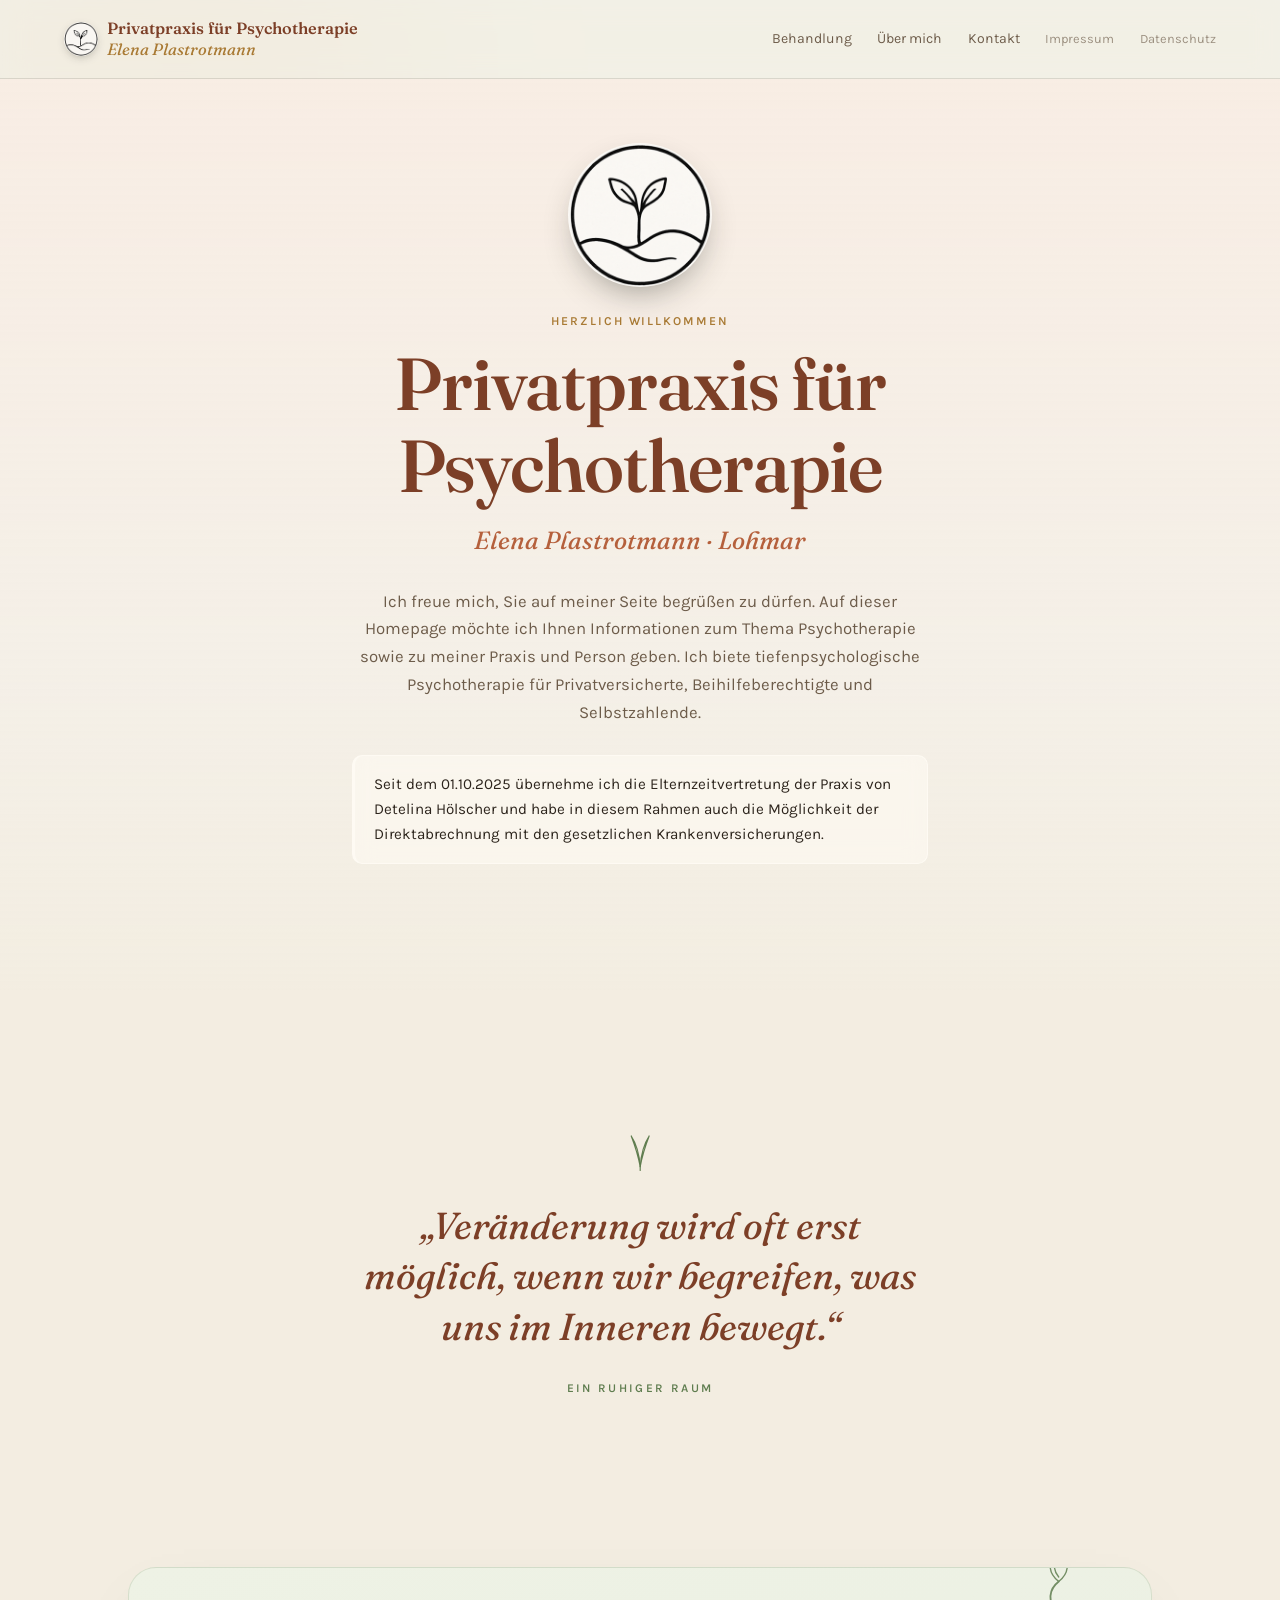
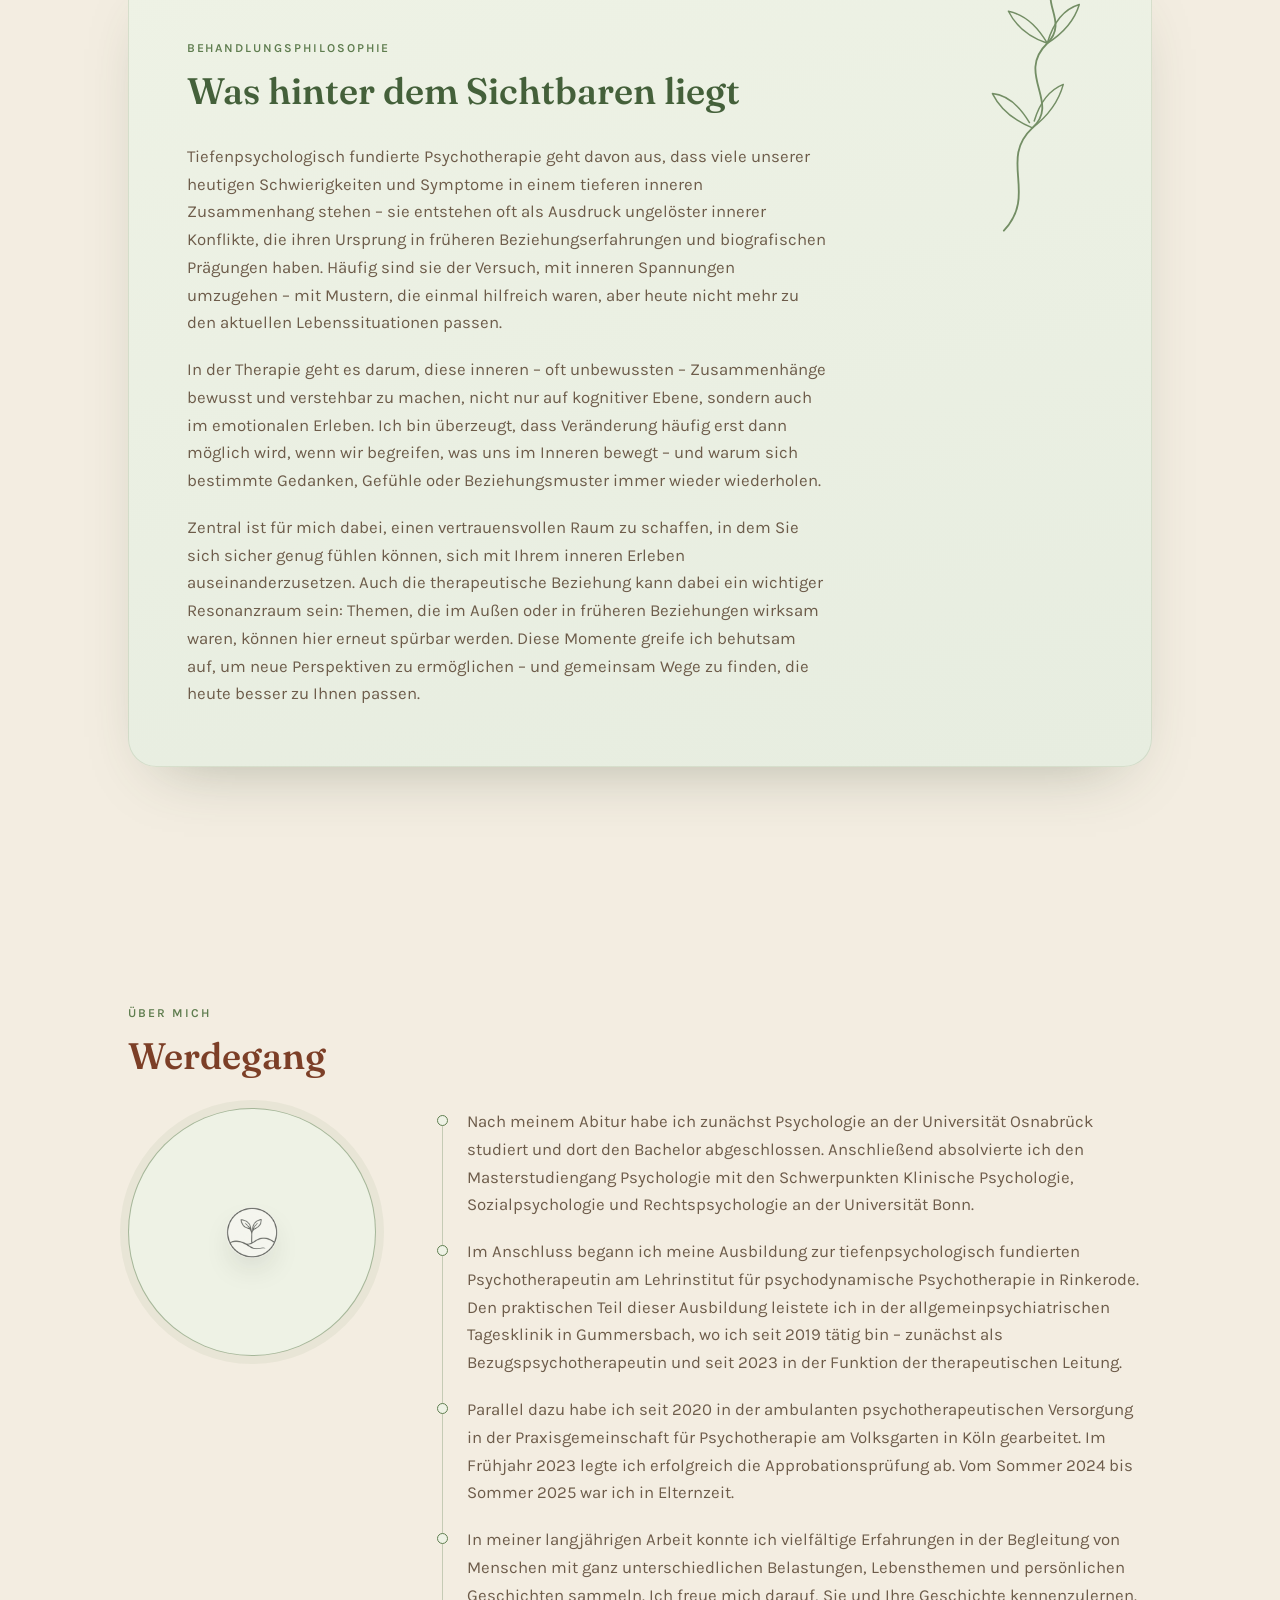
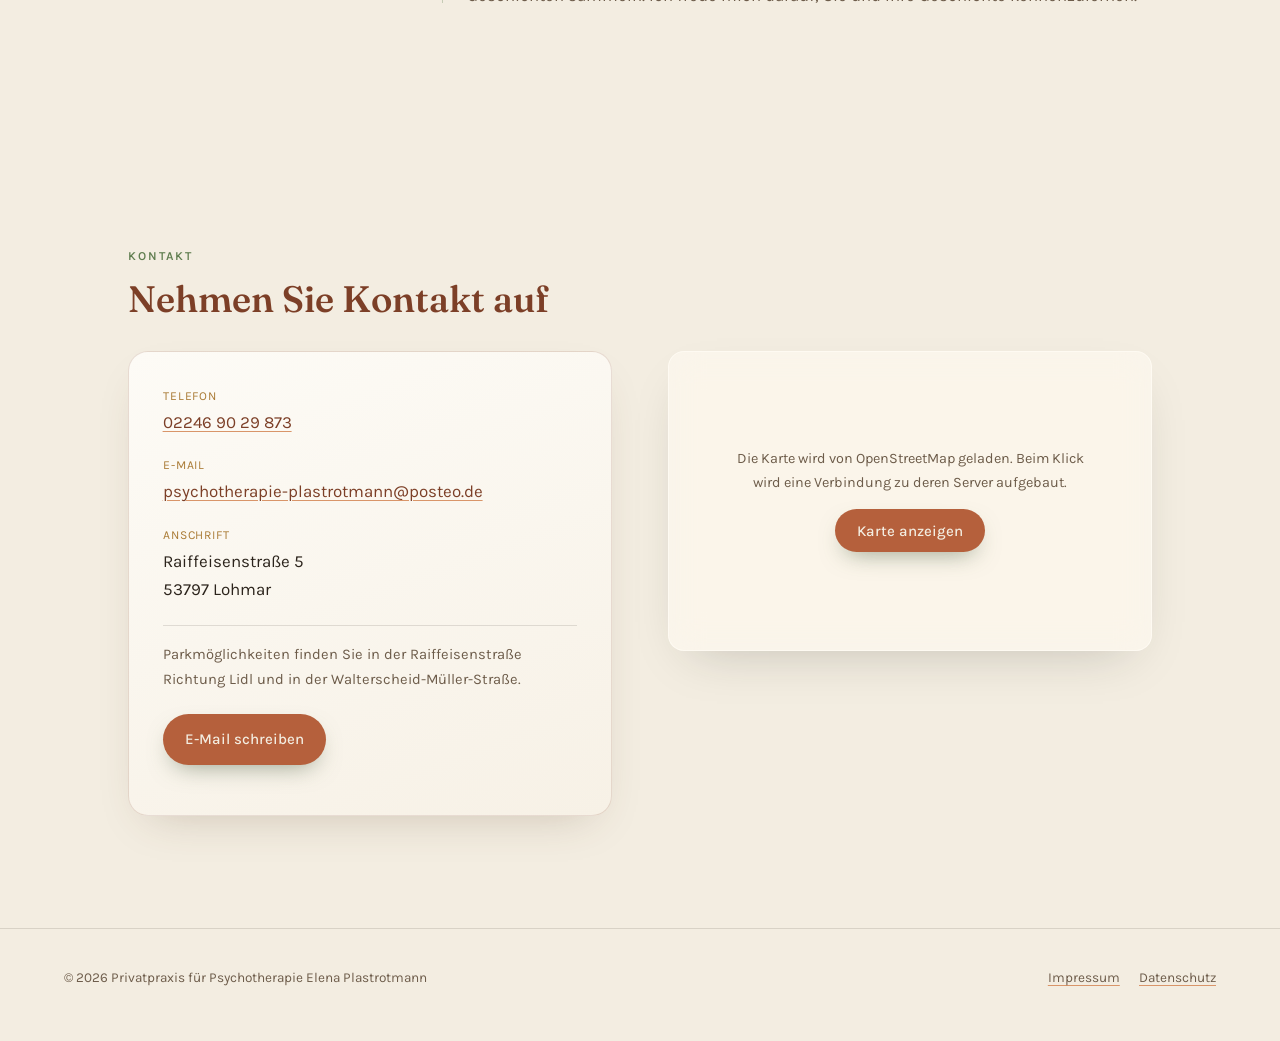
<file: index.html>
<!DOCTYPE html>
<html lang="de">
<head>
<meta charset="UTF-8">
<meta name="viewport" content="width=device-width, initial-scale=1">
<title>Privatpraxis für Psychotherapie – Elena Plastrotmann</title>
<meta name="description" content="Privatpraxis für tiefenpsychologisch fundierte Psychotherapie von Elena Plastrotmann in Lohmar. Für Privatversicherte, Beihilfeberechtigte, Selbstzahlende und gesetzlich Versicherte im Rahmen der Elternzeitvertretung.">
<link rel="canonical" href="https://www.psychotherapie-plastrotmann.de/">

<!-- Open Graph -->
<meta property="og:type" content="website">
<meta property="og:title" content="Privatpraxis für Psychotherapie – Elena Plastrotmann">
<meta property="og:description" content="Tiefenpsychologisch fundierte Psychotherapie in Lohmar. Für Privatversicherte, Beihilfeberechtigte, Selbstzahlende und gesetzlich Versicherte im Rahmen der Elternzeitvertretung.">
<meta property="og:url" content="https://www.psychotherapie-plastrotmann.de/">
<meta property="og:locale" content="de_DE">
<meta property="og:image" content="https://www.psychotherapie-plastrotmann.de/assets/logo-circle.png">

<!-- Structured Data: Psychotherapeutische Praxis -->
<script type="application/ld+json">
{
  "@context": "https://schema.org",
  "@type": "MedicalBusiness",
  "name": "Privatpraxis für Psychotherapie Elena Plastrotmann",
  "medicalSpecialty": "Psychiatric",
  "description": "Privatpraxis für tiefenpsychologisch fundierte Psychotherapie.",
  "address": {
    "@type": "PostalAddress",
    "streetAddress": "Raiffeisenstraße 5",
    "postalCode": "53797",
    "addressLocality": "Lohmar",
    "addressCountry": "DE"
  },
  "telephone": "+49-2246-9029873",
  "email": "psychotherapie-plastrotmann@posteo.de",
  "url": "https://www.psychotherapie-plastrotmann.de/"
}
</script>

<link rel="icon" type="image/png" href="assets/logo-circle.png">
<link rel="stylesheet" href="style.css">
</head>
<body>

<div class="field" aria-hidden="true">
  <span class="b1"></span>
  <span class="b2"></span>
  <span class="b3"></span>
</div>

<nav class="site-nav">
  <a class="wordmark" href="#top">
    <img class="logo-mark" src="assets/logo-circle.png" alt="Logo: Sprössling über Dünenlinien">
    <span>Privatpraxis für Psychotherapie<br><em>Elena Plastrotmann</em></span>
  </a>
  <ul class="nav-links">
    <li><a href="#behandlung">Behandlung</a></li>
    <li><a href="#ueber-mich">Über mich</a></li>
    <li><a href="#kontakt">Kontakt</a></li>
    <li class="legal"><a href="impressum.html">Impressum</a></li>
    <li class="legal"><a href="datenschutz.html">Datenschutz</a></li>
  </ul>
</nav>

<main id="top">

  <!-- ================= HERO ================= -->
  <section class="hero">
    <div class="hero-scrim"></div>
    <div class="wrap hero-inner">
      <div class="hero-art-wrap">
        <img class="logo-round" src="assets/logo-circle.png" alt="Logo der Praxis: Sprössling über Dünenlinien" style="width:9rem; height:9rem; display:block; margin:0 auto;">
      </div>
      <p class="eyebrow" style="text-align:center;">Herzlich willkommen</p>
      <h1 style="text-align:center;">Privatpraxis für<br>Psychotherapie</h1>
      <p class="lede" style="text-align:center;">Elena Plastrotmann · Lohmar</p>
      <p class="intro" style="margin-left:auto; margin-right:auto; text-align:center;">
        Ich freue mich, Sie auf meiner Seite begrüßen zu dürfen. Auf dieser Homepage
        möchte ich Ihnen Informationen zum Thema Psychotherapie sowie zu meiner Praxis
        und Person geben. Ich biete tiefenpsychologische Psychotherapie für
        Privatversicherte, Beihilfeberechtigte und Selbstzahlende.
      </p>
      <p class="notice" style="margin-left:auto; margin-right:auto;">
        Seit dem 01.10.2025 übernehme ich die Elternzeitvertretung der Praxis von
        Detelina Hölscher und habe in diesem Rahmen auch die Möglichkeit der
        Direktabrechnung mit den gesetzlichen Krankenversicherungen.
      </p>
    </div>
  </section>

  <!-- ================= ZITAT ================= -->
  <section class="quote-section">
    <div class="wrap reveal">
      <svg class="leaf-mark" viewBox="0 0 60 70" fill="none" aria-hidden="true">
        <path d="M30 62 Q26 40 16 14 Q28 32 30 62 Z" stroke="#5f7d4f" stroke-width="1.8" stroke-linejoin="round"/>
        <path d="M30 62 Q34 40 44 14 Q32 32 30 62 Z" stroke="#5f7d4f" stroke-width="1.8" stroke-linejoin="round"/>
        <line x1="30" y1="62" x2="30" y2="68" stroke="#5f7d4f" stroke-width="1.8" stroke-linecap="round"/>
      </svg>
      <blockquote>„Veränderung wird oft erst möglich, wenn wir begreifen, was uns im Inneren bewegt.“</blockquote>
      <p class="quote-label">Ein ruhiger Raum</p>
    </div>
  </section>

  <!-- ================= BEHANDLUNGSPHILOSOPHIE ================= -->
  <section id="behandlung">
    <div class="wrap-wide reveal">
      <div class="panel">
      <svg class="vine" viewBox="0 0 140 230" fill="none" aria-hidden="true">
        <path class="stem" d="M20,222 C50,190 15,160 45,132 C70,110 30,85 58,58 C78,38 48,20 68,4" />
        <path class="leaf leaf-a" d="M45,132 Q20,122 10,102 Q30,104 45,132 Z" />
        <path class="leaf leaf-b" d="M45,132 Q66,116 72,94 Q52,102 45,132 Z" />
        <path class="leaf leaf-c" d="M58,58 Q34,50 24,30 Q44,34 58,58 Z" />
        <path class="leaf leaf-d" d="M58,58 Q80,44 86,24 Q66,30 58,58 Z" />
        <g class="bud">
          <path d="M68,4 C58,-4 58,-16 68,-22 C78,-16 78,-4 68,4 Z" />
          <path d="M68,0 C63,-6 63,-13 68,-17" />
        </g>
      </svg>
        <div class="section-head">
          <p class="eyebrow">Behandlungsphilosophie</p>
          <h2>Was hinter dem Sichtbaren liegt</h2>
        </div>
        <div class="prose" style="max-width:40rem;">
          <p>
            Tiefenpsychologisch fundierte Psychotherapie geht davon aus, dass viele
            unserer heutigen Schwierigkeiten und Symptome in einem tieferen inneren
            Zusammenhang stehen – sie entstehen oft als Ausdruck ungelöster innerer
            Konflikte, die ihren Ursprung in früheren Beziehungserfahrungen und
            biografischen Prägungen haben. Häufig sind sie der Versuch, mit inneren
            Spannungen umzugehen – mit Mustern, die einmal hilfreich waren, aber heute
            nicht mehr zu den aktuellen Lebenssituationen passen.
          </p>
          <p>
            In der Therapie geht es darum, diese inneren – oft unbewussten –
            Zusammenhänge bewusst und verstehbar zu machen, nicht nur auf kognitiver
            Ebene, sondern auch im emotionalen Erleben. Ich bin überzeugt, dass
            Veränderung häufig erst dann möglich wird, wenn wir begreifen, was uns im
            Inneren bewegt – und warum sich bestimmte Gedanken, Gefühle oder
            Beziehungsmuster immer wieder wiederholen.
          </p>
          <p>
            Zentral ist für mich dabei, einen vertrauensvollen Raum zu schaffen, in dem
            Sie sich sicher genug fühlen können, sich mit Ihrem inneren Erleben
            auseinanderzusetzen. Auch die therapeutische Beziehung kann dabei ein
            wichtiger Resonanzraum sein: Themen, die im Außen oder in früheren
            Beziehungen wirksam waren, können hier erneut spürbar werden. Diese Momente
            greife ich behutsam auf, um neue Perspektiven zu ermöglichen – und
            gemeinsam Wege zu finden, die heute besser zu Ihnen passen.
          </p>
        </div>
      </div>
    </div>
  </section>

  <!-- ================= ÜBER MICH ================= -->
  <section id="ueber-mich">
    <div class="wrap-wide">
      <div class="section-head reveal">
        <p class="eyebrow">Über mich</p>
        <h2>Werdegang</h2>
      </div>
      <div class="portrait-layout reveal">
        <div class="portrait-frame">
          <img class="logo-round" src="assets/logo-circle.png" alt="Platzhalter" style="width:3.2rem; height:3.2rem; opacity:0.6;">
        </div>
        <div class="prose timeline-list">
        <p class="timeline-item">
          Nach meinem Abitur habe ich zunächst Psychologie an der Universität
          Osnabrück studiert und dort den Bachelor abgeschlossen. Anschließend
          absolvierte ich den Masterstudiengang Psychologie mit den Schwerpunkten
          Klinische Psychologie, Sozialpsychologie und Rechtspsychologie an der
          Universität Bonn.
        </p>
        <p class="timeline-item">
          Im Anschluss begann ich meine Ausbildung zur tiefenpsychologisch
          fundierten Psychotherapeutin am Lehrinstitut für psychodynamische
          Psychotherapie in Rinkerode. Den praktischen Teil dieser Ausbildung
          leistete ich in der allgemeinpsychiatrischen Tagesklinik in Gummersbach, wo
          ich seit 2019 tätig bin – zunächst als Bezugspsychotherapeutin und seit
          2023 in der Funktion der therapeutischen Leitung.
        </p>
        <p class="timeline-item">
          Parallel dazu habe ich seit 2020 in der ambulanten psychotherapeutischen
          Versorgung in der Praxisgemeinschaft für Psychotherapie am Volksgarten in
          Köln gearbeitet. Im Frühjahr 2023 legte ich erfolgreich die
          Approbationsprüfung ab. Vom Sommer 2024 bis Sommer 2025 war ich in
          Elternzeit.
        </p>
        <p class="timeline-item">
          In meiner langjährigen Arbeit konnte ich vielfältige Erfahrungen in der
          Begleitung von Menschen mit ganz unterschiedlichen Belastungen,
          Lebensthemen und persönlichen Geschichten sammeln. Ich freue mich darauf,
          Sie und Ihre Geschichte kennenzulernen.
        </p>
        </div>
      </div>
    </div>
  </section>

  <!-- ================= KONTAKT ================= -->
  <section id="kontakt">
    <div class="wrap-wide">
      <div class="section-head reveal">
        <p class="eyebrow">Kontakt</p>
        <h2>Nehmen Sie Kontakt auf</h2>
      </div>
      <div class="contact-grid reveal-stagger">
        <div class="contact-card glass-card">
          <dl>
            <dt>Telefon</dt>
            <dd><a href="tel:+4922469029873">02246 90 29 873</a></dd>
            <dt>E-Mail</dt>
            <dd><a href="mailto:psychotherapie-plastrotmann@posteo.de">psychotherapie-plastrotmann@posteo.de</a></dd>
            <dt>Anschrift</dt>
            <dd>Raiffeisenstraße 5<br>53797 Lohmar</dd>
          </dl>
          <p class="parking">
            Parkmöglichkeiten finden Sie in der Raiffeisenstraße Richtung Lidl und in
            der Walterscheid-Müller-Straße.
          </p>
          <p style="margin-top:1.4rem;">
            <a class="btn" href="mailto:psychotherapie-plastrotmann@posteo.de?subject=Kontaktanfrage">
              E-Mail schreiben
            </a>
          </p>
        </div>

        <div class="map-box glass-card" id="map-box">
          <div id="map-placeholder">
            <p class="map-hint">
              Die Karte wird von OpenStreetMap geladen. Beim Klick wird eine
              Verbindung zu deren Server aufgebaut.
            </p>
            <p style="margin-top:0.9rem;">
              <button class="btn" id="load-map" type="button">Karte anzeigen</button>
            </p>
          </div>
        </div>
      </div>
    </div>
  </section>

</main>

<footer>
  <span>© <span id="year"></span> Privatpraxis für Psychotherapie Elena Plastrotmann</span>
  <span class="legal-links">
    <a href="impressum.html">Impressum</a>
    <a href="datenschutz.html">Datenschutz</a>
  </span>
</footer>

<script>
  document.getElementById('year').textContent = new Date().getFullYear();

  document.getElementById('load-map').addEventListener('click', function () {
    var box = document.getElementById('map-box');
    var iframe = document.createElement('iframe');
    iframe.src = "https://www.openstreetmap.org/export/embed.html?bbox=7.1958909%2C50.8319381%2C7.2158909%2C50.8419381&marker=50.8369381%2C7.2058909&layer=mapnik";
    iframe.loading = "lazy";
    iframe.title = "Anfahrt zur Praxis: Raiffeisenstraße 5, 53797 Lohmar";
    box.innerHTML = "";
    box.appendChild(iframe);
  });

  // Scroll-reveal animations
  var revealEls = document.querySelectorAll('.reveal, .reveal-stagger');
  if ('IntersectionObserver' in window) {
    var io = new IntersectionObserver(function (entries) {
      entries.forEach(function (entry) {
        if (entry.isIntersecting) {
          entry.target.classList.add('is-visible');
          io.unobserve(entry.target);
        }
      });
    }, { threshold: 0.15 });
    revealEls.forEach(function (el) { io.observe(el); });
  } else {
    revealEls.forEach(function (el) { el.classList.add('is-visible'); });
  }
</script>

</body>
</html>
</file>
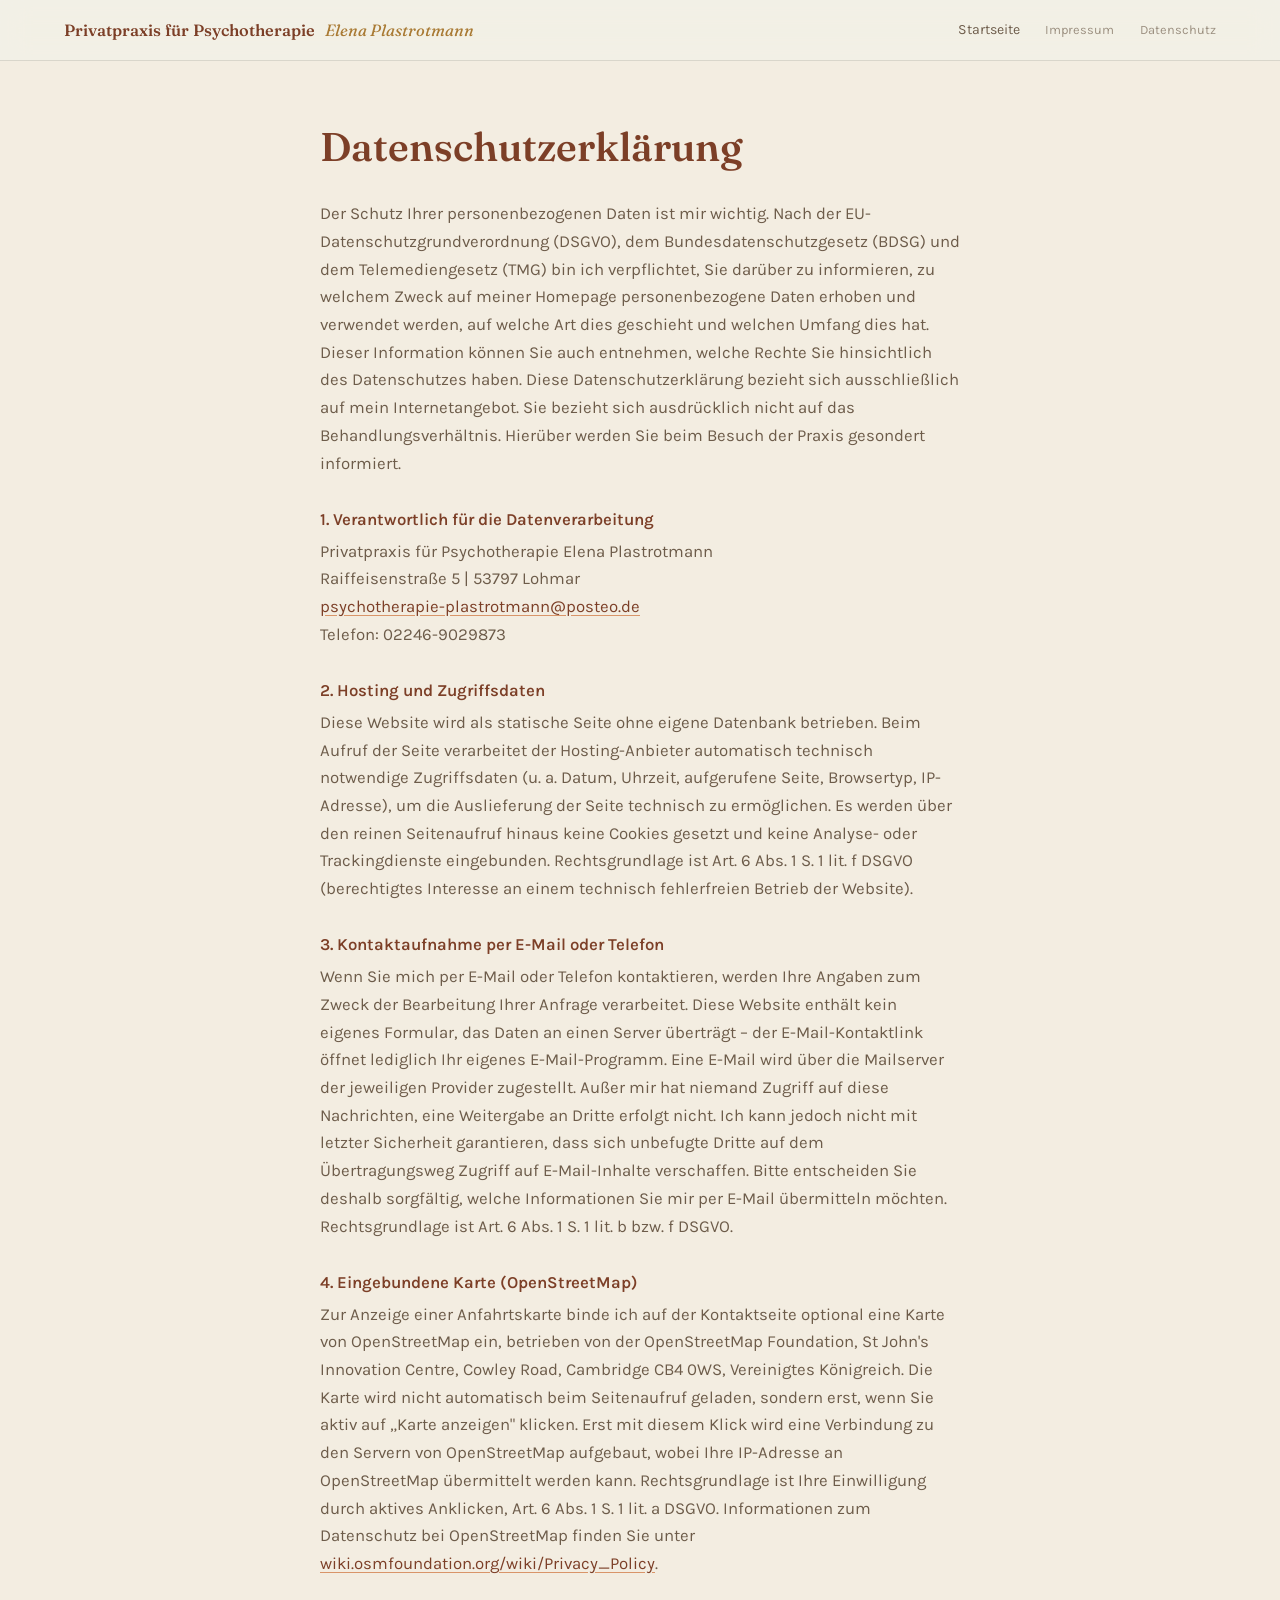
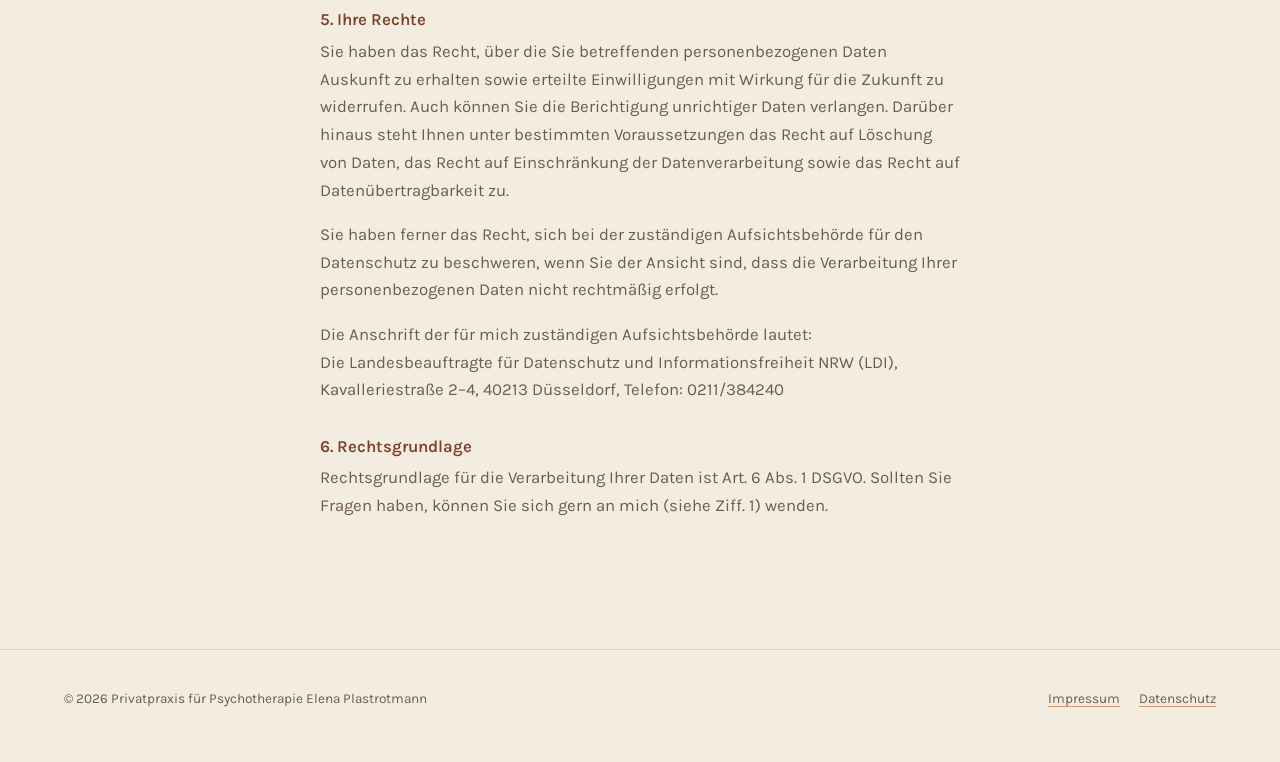
<file: datenschutz.html>
<!DOCTYPE html>
<html lang="de">
<head>
<meta charset="UTF-8">
<meta name="viewport" content="width=device-width, initial-scale=1">
<title>Datenschutzerklärung – Privatpraxis für Psychotherapie Elena Plastrotmann</title>
<meta name="robots" content="noindex">
<link rel="stylesheet" href="style.css">
</head>
<body class="legal-page">

<nav class="site-nav">
  <a class="wordmark" href="index.html">Privatpraxis für Psychotherapie<br><em>Elena Plastrotmann</em></a>
  <ul class="nav-links">
    <li><a href="index.html">Startseite</a></li>
    <li class="legal"><a href="impressum.html">Impressum</a></li>
    <li class="legal"><a href="datenschutz.html">Datenschutz</a></li>
  </ul>
</nav>

<main>
  <section>
    <div class="wrap">
      <h1>Datenschutzerklärung</h1>

      <p>
        Der Schutz Ihrer personenbezogenen Daten ist mir wichtig. Nach der
        EU-Datenschutzgrundverordnung (DSGVO), dem Bundesdatenschutzgesetz (BDSG)
        und dem Telemediengesetz (TMG) bin ich verpflichtet, Sie darüber zu
        informieren, zu welchem Zweck auf meiner Homepage personenbezogene Daten
        erhoben und verwendet werden, auf welche Art dies geschieht und welchen
        Umfang dies hat. Dieser Information können Sie auch entnehmen, welche
        Rechte Sie hinsichtlich des Datenschutzes haben. Diese Datenschutzerklärung
        bezieht sich ausschließlich auf mein Internetangebot. Sie bezieht sich
        ausdrücklich nicht auf das Behandlungsverhältnis. Hierüber werden Sie beim
        Besuch der Praxis gesondert informiert.
      </p>

      <h3>1. Verantwortlich für die Datenverarbeitung</h3>
      <p>
        Privatpraxis für Psychotherapie Elena Plastrotmann<br>
        Raiffeisenstraße 5 | 53797 Lohmar<br>
        <a href="mailto:psychotherapie-plastrotmann@posteo.de">psychotherapie-plastrotmann@posteo.de</a><br>
        Telefon: 02246-9029873
      </p>

      <h3>2. Hosting und Zugriffsdaten</h3>
      <p>
        Diese Website wird als statische Seite ohne eigene Datenbank betrieben.
        Beim Aufruf der Seite verarbeitet der Hosting-Anbieter automatisch
        technisch notwendige Zugriffsdaten (u. a. Datum, Uhrzeit, aufgerufene
        Seite, Browsertyp, IP-Adresse), um die Auslieferung der Seite technisch zu
        ermöglichen. Es werden über den reinen Seitenaufruf hinaus keine Cookies
        gesetzt und keine Analyse- oder Trackingdienste eingebunden. Rechtsgrundlage
        ist Art. 6 Abs. 1 S. 1 lit. f DSGVO (berechtigtes Interesse an einem
        technisch fehlerfreien Betrieb der Website).
      </p>

      <h3>3. Kontaktaufnahme per E-Mail oder Telefon</h3>
      <p>
        Wenn Sie mich per E-Mail oder Telefon kontaktieren, werden Ihre Angaben zum
        Zweck der Bearbeitung Ihrer Anfrage verarbeitet. Diese Website enthält kein
        eigenes Formular, das Daten an einen Server überträgt – der
        E-Mail-Kontaktlink öffnet lediglich Ihr eigenes E-Mail-Programm. Eine
        E-Mail wird über die Mailserver der jeweiligen Provider zugestellt.
        Außer mir hat niemand Zugriff auf diese Nachrichten, eine Weitergabe an
        Dritte erfolgt nicht. Ich kann jedoch nicht mit letzter Sicherheit
        garantieren, dass sich unbefugte Dritte auf dem Übertragungsweg Zugriff auf
        E-Mail-Inhalte verschaffen. Bitte entscheiden Sie deshalb sorgfältig,
        welche Informationen Sie mir per E-Mail übermitteln möchten.
        Rechtsgrundlage ist Art. 6 Abs. 1 S. 1 lit. b bzw. f DSGVO.
      </p>

      <h3>4. Eingebundene Karte (OpenStreetMap)</h3>
      <p>
        Zur Anzeige einer Anfahrtskarte binde ich auf der Kontaktseite optional eine
        Karte von OpenStreetMap ein, betrieben von der OpenStreetMap Foundation,
        St John's Innovation Centre, Cowley Road, Cambridge CB4 0WS, Vereinigtes
        Königreich. Die Karte wird nicht automatisch beim Seitenaufruf geladen,
        sondern erst, wenn Sie aktiv auf „Karte anzeigen" klicken. Erst mit diesem
        Klick wird eine Verbindung zu den Servern von OpenStreetMap aufgebaut, wobei
        Ihre IP-Adresse an OpenStreetMap übermittelt werden kann. Rechtsgrundlage
        ist Ihre Einwilligung durch aktives Anklicken, Art. 6 Abs. 1 S. 1 lit. a
        DSGVO. Informationen zum Datenschutz bei OpenStreetMap finden Sie unter
        <a href="https://wiki.osmfoundation.org/wiki/Privacy_Policy" target="_blank" rel="noopener noreferrer">wiki.osmfoundation.org/wiki/Privacy_Policy</a>.
      </p>

      <h3>5. Ihre Rechte</h3>
      <p>
        Sie haben das Recht, über die Sie betreffenden personenbezogenen Daten
        Auskunft zu erhalten sowie erteilte Einwilligungen mit Wirkung für die
        Zukunft zu widerrufen. Auch können Sie die Berichtigung unrichtiger Daten
        verlangen. Darüber hinaus steht Ihnen unter bestimmten Voraussetzungen das
        Recht auf Löschung von Daten, das Recht auf Einschränkung der
        Datenverarbeitung sowie das Recht auf Datenübertragbarkeit zu.
      </p>
      <p>
        Sie haben ferner das Recht, sich bei der zuständigen Aufsichtsbehörde für
        den Datenschutz zu beschweren, wenn Sie der Ansicht sind, dass die
        Verarbeitung Ihrer personenbezogenen Daten nicht rechtmäßig erfolgt.
      </p>
      <p>
        Die Anschrift der für mich zuständigen Aufsichtsbehörde lautet:<br>
        Die Landesbeauftragte für Datenschutz und Informationsfreiheit NRW (LDI),
        Kavalleriestraße 2–4, 40213 Düsseldorf, Telefon: 0211/384240
      </p>

      <h3>6. Rechtsgrundlage</h3>
      <p>
        Rechtsgrundlage für die Verarbeitung Ihrer Daten ist Art. 6 Abs. 1 DSGVO.
        Sollten Sie Fragen haben, können Sie sich gern an mich (siehe Ziff. 1)
        wenden.
      </p>
    </div>
  </section>
</main>

<footer>
  <span>© <span id="year"></span> Privatpraxis für Psychotherapie Elena Plastrotmann</span>
  <span class="legal-links">
    <a href="impressum.html">Impressum</a>
    <a href="datenschutz.html">Datenschutz</a>
  </span>
</footer>

<script>document.getElementById('year').textContent = new Date().getFullYear();</script>

</body>
</html>
</file>
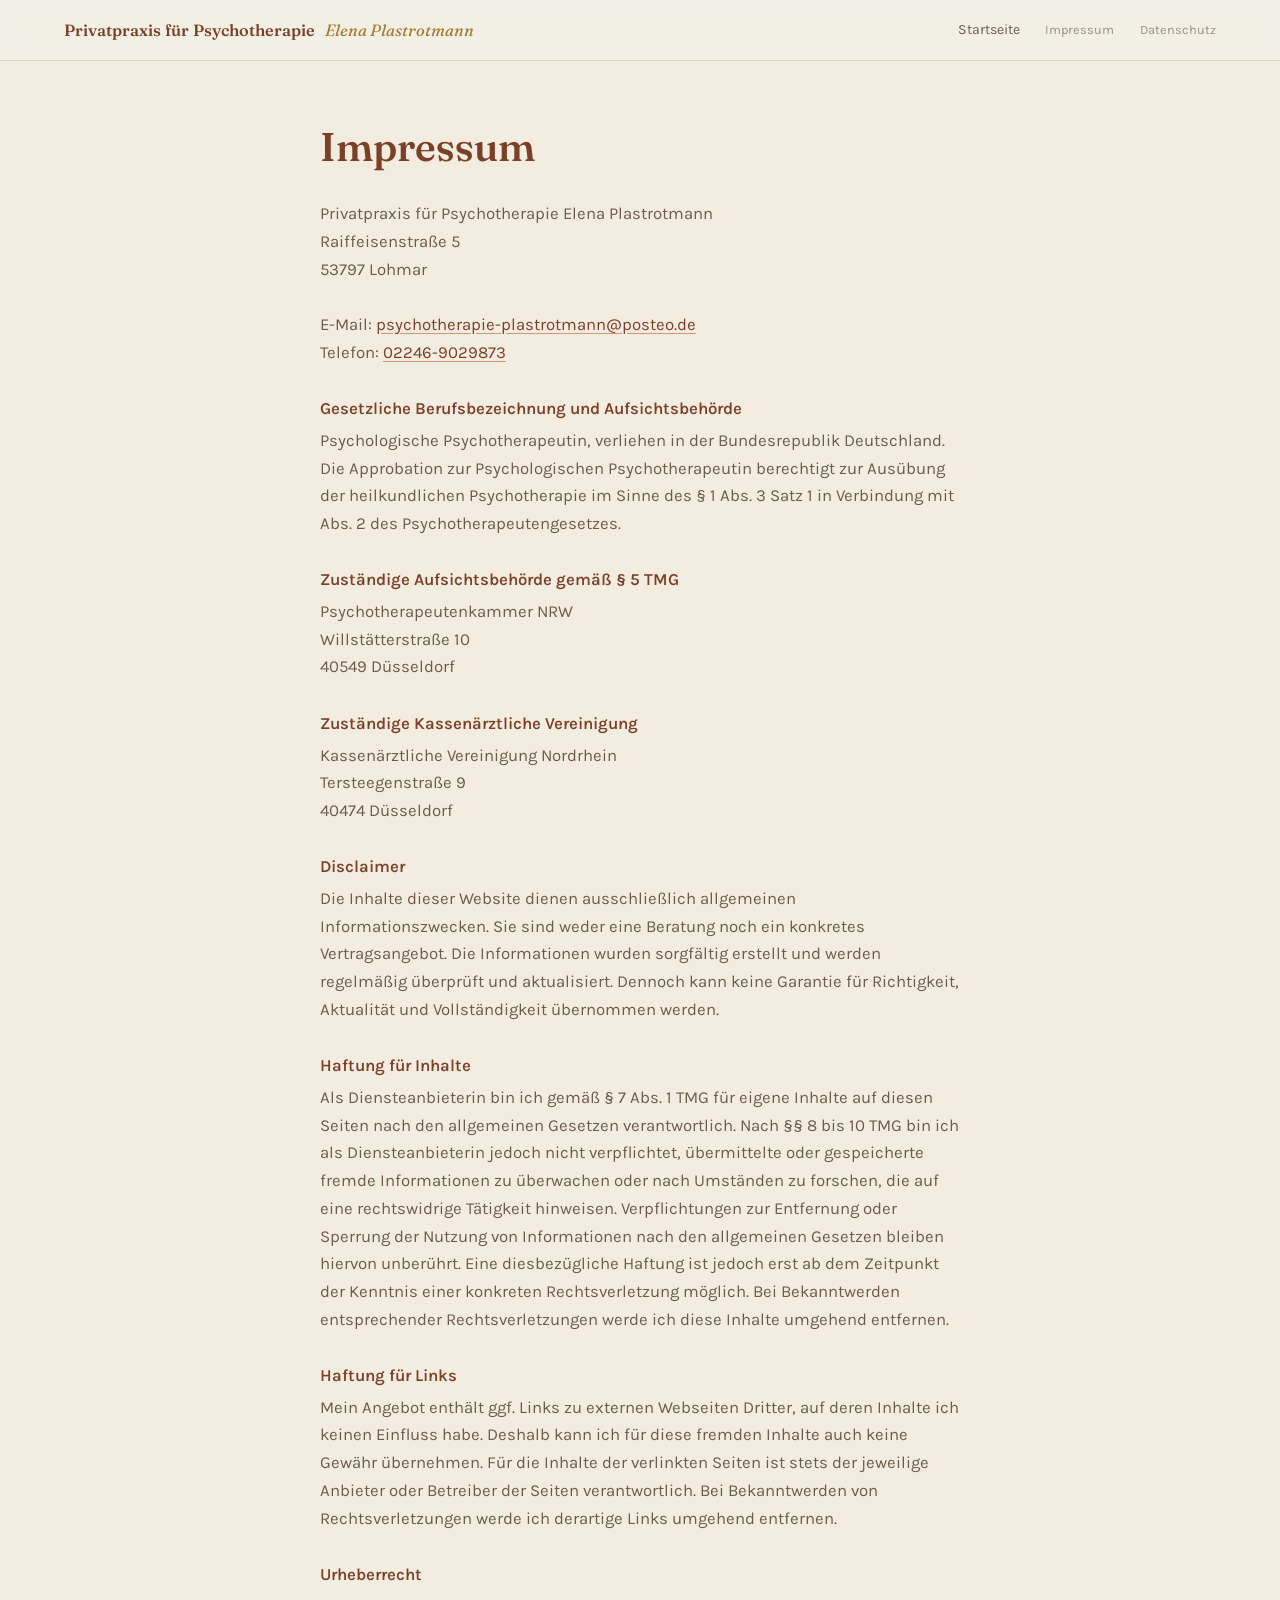
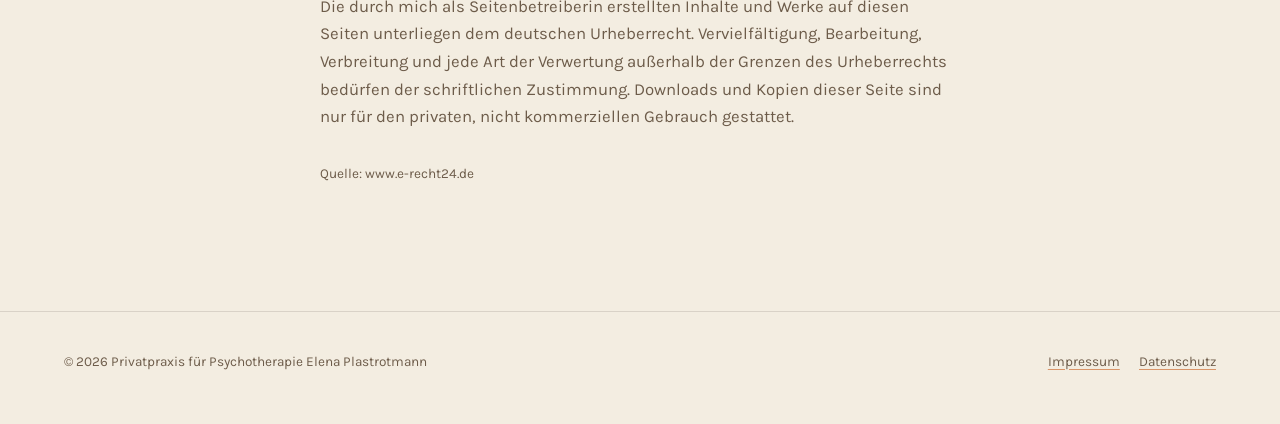
<file: impressum.html>
<!DOCTYPE html>
<html lang="de">
<head>
<meta charset="UTF-8">
<meta name="viewport" content="width=device-width, initial-scale=1">
<title>Impressum – Privatpraxis für Psychotherapie Elena Plastrotmann</title>
<meta name="robots" content="noindex">
<link rel="stylesheet" href="style.css">
</head>
<body class="legal-page">

<nav class="site-nav">
  <a class="wordmark" href="index.html">Privatpraxis für Psychotherapie<br><em>Elena Plastrotmann</em></a>
  <ul class="nav-links">
    <li><a href="index.html">Startseite</a></li>
    <li class="legal"><a href="impressum.html">Impressum</a></li>
    <li class="legal"><a href="datenschutz.html">Datenschutz</a></li>
  </ul>
</nav>

<main>
  <section>
    <div class="wrap">
      <h1>Impressum</h1>

      <address>
        Privatpraxis für Psychotherapie Elena Plastrotmann<br>
        Raiffeisenstraße 5<br>
        53797 Lohmar<br><br>
        E-Mail: <a href="mailto:psychotherapie-plastrotmann@posteo.de">psychotherapie-plastrotmann@posteo.de</a><br>
        Telefon: <a href="tel:+4922469029873">02246-9029873</a>
      </address>

      <h3>Gesetzliche Berufsbezeichnung und Aufsichtsbehörde</h3>
      <p>
        Psychologische Psychotherapeutin, verliehen in der Bundesrepublik Deutschland.
        Die Approbation zur Psychologischen Psychotherapeutin berechtigt zur Ausübung
        der heilkundlichen Psychotherapie im Sinne des § 1 Abs. 3 Satz 1 in Verbindung
        mit Abs. 2 des Psychotherapeutengesetzes.
      </p>

      <h3>Zuständige Aufsichtsbehörde gemäß § 5 TMG</h3>
      <p>
        Psychotherapeutenkammer NRW<br>
        Willstätterstraße 10<br>
        40549 Düsseldorf
      </p>

      <h3>Zuständige Kassenärztliche Vereinigung</h3>
      <p>
        Kassenärztliche Vereinigung Nordrhein<br>
        Tersteegenstraße 9<br>
        40474 Düsseldorf
      </p>

      <h3>Disclaimer</h3>
      <p>
        Die Inhalte dieser Website dienen ausschließlich allgemeinen
        Informationszwecken. Sie sind weder eine Beratung noch ein konkretes
        Vertragsangebot. Die Informationen wurden sorgfältig erstellt und werden
        regelmäßig überprüft und aktualisiert. Dennoch kann keine Garantie für
        Richtigkeit, Aktualität und Vollständigkeit übernommen werden.
      </p>

      <h3>Haftung für Inhalte</h3>
      <p>
        Als Diensteanbieterin bin ich gemäß § 7 Abs. 1 TMG für eigene Inhalte auf
        diesen Seiten nach den allgemeinen Gesetzen verantwortlich. Nach §§ 8 bis 10
        TMG bin ich als Diensteanbieterin jedoch nicht verpflichtet, übermittelte
        oder gespeicherte fremde Informationen zu überwachen oder nach Umständen zu
        forschen, die auf eine rechtswidrige Tätigkeit hinweisen. Verpflichtungen zur
        Entfernung oder Sperrung der Nutzung von Informationen nach den allgemeinen
        Gesetzen bleiben hiervon unberührt. Eine diesbezügliche Haftung ist jedoch
        erst ab dem Zeitpunkt der Kenntnis einer konkreten Rechtsverletzung möglich.
        Bei Bekanntwerden entsprechender Rechtsverletzungen werde ich diese Inhalte
        umgehend entfernen.
      </p>

      <h3>Haftung für Links</h3>
      <p>
        Mein Angebot enthält ggf. Links zu externen Webseiten Dritter, auf deren
        Inhalte ich keinen Einfluss habe. Deshalb kann ich für diese fremden Inhalte
        auch keine Gewähr übernehmen. Für die Inhalte der verlinkten Seiten ist
        stets der jeweilige Anbieter oder Betreiber der Seiten verantwortlich. Bei
        Bekanntwerden von Rechtsverletzungen werde ich derartige Links umgehend
        entfernen.
      </p>

      <h3>Urheberrecht</h3>
      <p>
        Die durch mich als Seitenbetreiberin erstellten Inhalte und Werke auf diesen
        Seiten unterliegen dem deutschen Urheberrecht. Vervielfältigung, Bearbeitung,
        Verbreitung und jede Art der Verwertung außerhalb der Grenzen des
        Urheberrechts bedürfen der schriftlichen Zustimmung. Downloads und Kopien
        dieser Seite sind nur für den privaten, nicht kommerziellen Gebrauch
        gestattet.
      </p>

      <p style="margin-top:2rem; font-size:0.85rem;">Quelle: www.e-recht24.de</p>
    </div>
  </section>
</main>

<footer>
  <span>© <span id="year"></span> Privatpraxis für Psychotherapie Elena Plastrotmann</span>
  <span class="legal-links">
    <a href="impressum.html">Impressum</a>
    <a href="datenschutz.html">Datenschutz</a>
  </span>
</footer>

<script>document.getElementById('year').textContent = new Date().getFullYear();</script>

</body>
</html>
</file>
<file: style.css>
/* ============================================================
   Privatpraxis für Psychotherapie – Elena Plastrotmann
   Design-System v2: editorial, ruhig, mit echter Tiefe & Bewegung
   ============================================================ */

@import url('https://fonts.googleapis.com/css2?family=Fraunces:ital,opsz,wght@0,9..144,340;0,9..144,440;0,9..144,560;0,9..144,680;1,9..144,440;1,9..144,560&family=Karla:ital,wght@0,300;0,400;0,500;0,600;1,400&display=swap');

:root {
  --paper: #f3ede1;
  --paper-warm: #ece0cd;
  --ink: #2c241c;
  --ink-soft: #6d5c4a;
  --moss: #b5603c;
  --moss-deep: #7c3f27;
  --moss-light: #d99569;
  --clay: #a97a34;
  --clay-soft: #d7b483;
  --sage-pale: #e6d5b9;
  --leaf: #5f7d4f;
  --leaf-deep: #44603a;
  --leaf-pale: #eef2e5;
  --leaf-pale-2: #e7ede0;
  --line: rgba(44, 36, 28, 0.13);
  --glass: rgba(255, 252, 245, 0.55);
  --glass-border: rgba(255, 252, 245, 0.72);

  --font-display: 'Fraunces', Georgia, serif;
  --font-body: 'Karla', -apple-system, sans-serif;

  --measure: 40rem;
  --gutter: clamp(1.5rem, 5vw, 4.5rem);
  --ease: cubic-bezier(0.16, 1, 0.3, 1);
}

* { box-sizing: border-box; }
html { scroll-behavior: smooth; }

@media (prefers-reduced-motion: reduce) {
  html { scroll-behavior: auto; }
  * { animation-duration: 0.01ms !important; transition-duration: 0.01ms !important; }
}

body {
  margin: 0;
  background: var(--paper);
  color: var(--ink);
  font-family: var(--font-body);
  line-height: 1.65;
  font-size: 1.05rem;
  -webkit-font-smoothing: antialiased;
  overflow-x: hidden;
}

a { color: var(--moss-deep); text-decoration-color: var(--moss-light); text-underline-offset: 3px; }
a:hover { color: var(--clay); }
a:focus-visible, button:focus-visible { outline: 2px solid var(--clay); outline-offset: 3px; }

h1, h2, h3 {
  font-family: var(--font-display);
  font-weight: 560;
  color: var(--moss-deep);
  line-height: 1.12;
  margin: 0;
}

.eyebrow {
  font-family: var(--font-body);
  font-size: 0.76rem;
  letter-spacing: 0.16em;
  text-transform: uppercase;
  color: var(--clay);
  font-weight: 600;
}

/* ---------- Nav ---------- */
.site-nav {
  position: sticky;
  top: 0;
  z-index: 30;
  display: flex;
  align-items: center;
  justify-content: space-between;
  gap: 1rem;
  padding: 1.15rem var(--gutter);
  background: rgba(242, 241, 233, 0.72);
  backdrop-filter: blur(14px) saturate(1.4);
  -webkit-backdrop-filter: blur(14px) saturate(1.4);
  border-bottom: 1px solid var(--line);
  flex-wrap: wrap;
  transition: background 0.3s var(--ease);
}
.site-nav .wordmark {
  font-family: var(--font-display);
  font-size: 1.02rem;
  color: var(--moss-deep);
  text-decoration: none;
  font-weight: 560;
  line-height: 1.25;
}
.site-nav .wordmark em { font-style: italic; color: var(--clay); font-weight: 440; }
.nav-links { display: flex; align-items: center; gap: 1.6rem; list-style: none; margin: 0; padding: 0; font-size: 0.88rem; }
.nav-links a { color: var(--ink-soft); text-decoration: none; position: relative; }
.nav-links a::after {
  content: ""; position: absolute; left: 0; right: 0; bottom: -3px; height: 1px;
  background: var(--clay); transform: scaleX(0); transform-origin: right;
  transition: transform 0.3s var(--ease);
}
.nav-links a:hover { color: var(--clay); }
.nav-links a:hover::after { transform: scaleX(1); transform-origin: left; }
.nav-links .legal { color: var(--ink-soft); opacity: 0.65; font-size: 0.8rem; }

/* ---------- Ambient gradient field (replaces flat illustration) ---------- */
.field {
  position: fixed;
  inset: 0;
  z-index: -1;
  pointer-events: none;
  overflow: hidden;
}
.field span {
  position: absolute;
  border-radius: 50%;
  filter: blur(70px);
  opacity: 0.55;
  will-change: transform;
}
.field .b1 { width: 46rem; height: 46rem; top: -18rem; left: -12rem; background: radial-gradient(circle, var(--moss-light), transparent 70%); opacity: 0.18; animation: drift1 34s ease-in-out infinite; }
.field .b2 { width: 34rem; height: 34rem; top: 8rem; right: -10rem; background: radial-gradient(circle, var(--clay-soft), transparent 70%); opacity: 0.14; animation: drift2 40s ease-in-out infinite; }
.field .b3 { width: 40rem; height: 40rem; bottom: -20rem; left: 20%; background: radial-gradient(circle, var(--sage-pale), transparent 70%); opacity: 0.2; animation: drift3 48s ease-in-out infinite; }

@keyframes drift1 { 0%,100% { transform: translate(0,0); } 50% { transform: translate(4%, 6%); } }
@keyframes drift2 { 0%,100% { transform: translate(0,0); } 50% { transform: translate(-6%, 4%); } }
@keyframes drift3 { 0%,100% { transform: translate(0,0); } 50% { transform: translate(5%, -5%); } }

/* ---------- Layout shell ---------- */
main { display: block; }
section { padding: clamp(3.5rem, 9vw, 7rem) var(--gutter); position: relative; }
.wrap { max-width: var(--measure); margin: 0 auto; }
.wrap-wide { max-width: 64rem; margin: 0 auto; }

/* ---------- Hero ---------- */
.hero {
  min-height: min(46rem, 88vh);
  display: flex;
  align-items: center;
  padding-top: clamp(2rem, 8vw, 4rem);
}
.hero-inner { max-width: 46rem; }
.hero h1 {
  font-size: clamp(2.6rem, 7vw, 4.6rem);
  letter-spacing: -0.015em;
  opacity: 0;
  transform: translateY(18px);
  animation: rise 0.9s var(--ease) 0.15s forwards;
}
.hero .lede {
  font-family: var(--font-display);
  font-style: italic;
  font-weight: 440;
  font-size: clamp(1.2rem, 2.6vw, 1.55rem);
  color: var(--moss);
  margin-top: 0.75rem;
  opacity: 0;
  transform: translateY(18px);
  animation: rise 0.9s var(--ease) 0.32s forwards;
}
.hero p.intro {
  margin-top: 1.7rem;
  max-width: 36rem;
  color: var(--ink-soft);
  opacity: 0;
  transform: translateY(18px);
  animation: rise 0.9s var(--ease) 0.48s forwards;
}
.notice {
  margin-top: 1.8rem;
  padding: 1rem 1.2rem;
  background: var(--glass);
  border: 1px solid var(--glass-border);
  backdrop-filter: blur(10px);
  border-left: 3px solid var(--moss);
  border-radius: 10px;
  font-size: 0.95rem;
  max-width: 36rem;
  opacity: 0;
  transform: translateY(18px);
  animation: rise 0.9s var(--ease) 0.64s forwards;
}
@keyframes rise { to { opacity: 1; transform: translateY(0); } }

/* ---------- Scroll reveal ---------- */
.reveal { opacity: 0; transform: translateY(24px) scale(0.985); transition: opacity 1s var(--ease), transform 1s var(--ease); }
.reveal.is-visible { opacity: 1; transform: translateY(0) scale(1); }
.reveal-stagger > * { opacity: 0; transform: translateY(20px) scale(0.99); transition: opacity 0.85s var(--ease), transform 0.85s var(--ease); }
.reveal-stagger.is-visible > *:nth-child(1) { transition-delay: 0s; }
.reveal-stagger.is-visible > *:nth-child(2) { transition-delay: 0.14s; }
.reveal-stagger.is-visible > *:nth-child(3) { transition-delay: 0.28s; }
.reveal-stagger.is-visible > * { opacity: 1; transform: translateY(0) scale(1); }

/* ---------- Sections ---------- */
.section-head { margin-bottom: 2rem; }
.section-head h2 { font-size: clamp(1.7rem, 4.2vw, 2.3rem); margin-top: 0.4rem; }

/* ---------- Zitat: luftig, ohne Farbband ---------- */
.quote-section {
  text-align: center;
  padding: clamp(4.5rem, 12vw, 8.5rem) var(--gutter);
}
.leaf-mark {
  width: 2.4rem;
  height: auto;
  display: block;
  margin: 0 auto 1.8rem;
}
.quote-section blockquote {
  font-family: var(--font-display);
  font-style: italic;
  font-weight: 440;
  font-size: clamp(1.45rem, 4vw, 2.35rem);
  line-height: 1.34;
  color: var(--moss-deep);
  margin: 0 auto;
  max-width: 24ch;
}
.quote-section .quote-label {
  margin: 1.7rem 0 0;
  font-size: 0.74rem;
  letter-spacing: 0.2em;
  text-transform: uppercase;
  color: var(--leaf);
  font-weight: 600;
}

/* ---------- Weiche Panels statt randloser Farbbänder ---------- */
.panel {
  background: linear-gradient(168deg, var(--leaf-pale) 0%, var(--leaf-pale-2) 100%);
  border: 1px solid rgba(95, 125, 79, 0.16);
  border-radius: 28px;
  padding: clamp(2rem, 5.5vw, 3.6rem);
  box-shadow: 0 26px 64px -34px rgba(58, 74, 50, 0.4);
  position: relative;
  overflow: hidden;
}

/* ---------- Rankender Keim: entfaltet sich beim Einblenden ---------- */
.vine {
  position: absolute;
  top: 0.6rem;
  right: 0.6rem;
  width: clamp(5rem, 18vw, 10rem);
  height: auto;
  pointer-events: none;
  opacity: 0.85;
  z-index: 1;
  overflow: visible;
}
.vine path {
  fill: none;
  stroke: #5f7d4f;
  stroke-linecap: round;
  stroke-linejoin: round;
}
.vine .stem {
  stroke-width: 1.6px;
  stroke-dasharray: 340;
  stroke-dashoffset: 340;
  transition: stroke-dashoffset 2.4s var(--ease) 0.2s;
}
.vine .leaf {
  stroke-width: 1.3px;
  stroke-dasharray: 90;
  stroke-dashoffset: 90;
  transition: stroke-dashoffset 1.1s var(--ease);
}
.vine .bud path {
  stroke-width: 1.2px;
}
.vine .bud {
  opacity: 0;
  transform: scale(0.4);
  transform-origin: 68px 4px;
  transition: opacity 0.8s var(--ease), transform 0.8s var(--ease);
}
.reveal.is-visible .vine .stem { stroke-dashoffset: 0; }
.reveal.is-visible .vine .leaf-a { stroke-dashoffset: 0; transition-delay: 0.9s; }
.reveal.is-visible .vine .leaf-b { stroke-dashoffset: 0; transition-delay: 1.3s; }
.reveal.is-visible .vine .leaf-c { stroke-dashoffset: 0; transition-delay: 1.7s; }
.reveal.is-visible .vine .leaf-d { stroke-dashoffset: 0; transition-delay: 2.0s; }
.reveal.is-visible .vine .bud { opacity: 1; transform: scale(1); transition-delay: 2.5s; }
#behandlung { padding-top: clamp(1rem, 3vw, 2rem); }
#behandlung .section-head h2 { color: var(--leaf-deep); }
#behandlung .eyebrow { color: var(--leaf); }

#ueber-mich .eyebrow, #kontakt .eyebrow { color: var(--leaf); }

.divider {
  height: 1px;
  max-width: 64rem;
  margin: 0 auto;
  background: linear-gradient(90deg, transparent, var(--line) 20%, var(--line) 80%, transparent);
}

.prose p { margin: 0 0 1.15em; color: var(--ink-soft); }
.prose p:last-child { margin-bottom: 0; }

/* ---------- Glass cards ---------- */
.glass-card {
  background: var(--glass);
  border: 1px solid var(--glass-border);
  backdrop-filter: blur(16px) saturate(1.3);
  -webkit-backdrop-filter: blur(16px) saturate(1.3);
  border-radius: 20px;
  box-shadow: 0 20px 50px -24px rgba(35, 38, 31, 0.25);
  transition: transform 0.5s var(--ease), box-shadow 0.5s var(--ease);
}
.glass-card:hover { transform: translateY(-4px); box-shadow: 0 28px 64px -22px rgba(35, 38, 31, 0.3); }

/* ---------- Portrait ---------- */
.portrait-layout {
  display: grid;
  grid-template-columns: 15.5rem 1fr;
  gap: clamp(2.2rem, 5vw, 3.8rem);
  align-items: start;
}
@media (max-width: 42rem) {
  .portrait-layout { grid-template-columns: 1fr; }
  .portrait-frame { margin: 0 auto; }
}
.portrait-frame {
  width: 15.5rem;
  height: 15.5rem;
  border-radius: 50%;
  position: relative;
  flex-shrink: 0;
  background: var(--leaf-pale);
  border: 1.5px solid rgba(95, 125, 79, 0.5);
  box-shadow: 0 0 0 8px rgba(95, 125, 79, 0.07);
  display: flex;
  align-items: center;
  justify-content: center;
  overflow: hidden;
}
.portrait-frame img { width: 100%; height: 100%; object-fit: cover; }
.portrait-frame .tag {
  font-family: var(--font-body);
  font-size: 0.72rem;
  letter-spacing: 0.06em;
  color: var(--ink-soft);
  text-transform: uppercase;
}

/* ---------- Werdegang: Fineline-Zeitlinie ---------- */
.timeline-list {
  position: relative;
  padding-left: 1.9rem;
}
.timeline-list::before {
  content: "";
  position: absolute;
  left: 0.3rem;
  top: 0.4rem;
  bottom: 0.4rem;
  width: 1.4px;
  background: var(--leaf);
  opacity: 0.3;
  transform: scaleY(0);
  transform-origin: top;
  transition: transform 1.8s var(--ease) 0.1s;
}
.reveal.is-visible .timeline-list::before { transform: scaleY(1); }
.timeline-item { position: relative; }
.timeline-item::before {
  content: "";
  position: absolute;
  left: -1.9rem;
  top: 0.45rem;
  width: 9px;
  height: 9px;
  border-radius: 50%;
  background: var(--leaf-pale);
  border: 1.6px solid var(--leaf);
  opacity: 0;
  transform: scale(0.4);
  transition: opacity 0.5s var(--ease), transform 0.5s var(--ease);
}
.reveal.is-visible .timeline-item:nth-of-type(1)::before { opacity: 1; transform: scale(1); transition-delay: 0.35s; }
.reveal.is-visible .timeline-item:nth-of-type(2)::before { opacity: 1; transform: scale(1); transition-delay: 0.8s; }
.reveal.is-visible .timeline-item:nth-of-type(3)::before { opacity: 1; transform: scale(1); transition-delay: 1.25s; }
.reveal.is-visible .timeline-item:nth-of-type(4)::before { opacity: 1; transform: scale(1); transition-delay: 1.7s; }

/* ---------- Contact ---------- */
.contact-grid {
  display: grid;
  grid-template-columns: 1fr 1fr;
  gap: clamp(2rem, 5vw, 3.5rem);
  align-items: start;
}
@media (max-width: 40rem) { .contact-grid { grid-template-columns: 1fr; } }

.contact-card {
  padding: 2.1rem;
  background: linear-gradient(160deg, #fdfbf6 0%, #f7f1e6 100%);
  border: 1px solid rgba(124, 63, 39, 0.16);
  backdrop-filter: none;
  -webkit-backdrop-filter: none;
  border-radius: 20px;
  box-shadow: 0 18px 44px -22px rgba(89, 66, 41, 0.28);
}
.contact-card dl { margin: 0; }
.contact-card dt { font-size: 0.76rem; letter-spacing: 0.08em; text-transform: uppercase; color: var(--clay); margin-top: 1.15rem; }
.contact-card dt:first-child { margin-top: 0; }
.contact-card dd { margin: 0.2rem 0 0; font-size: 1.06rem; }
.contact-card .parking { margin-top: 1.3rem; padding-top: 1.1rem; border-top: 1px solid var(--line); font-size: 0.92rem; color: var(--ink-soft); }

.btn {
  display: inline-flex; align-items: center; gap: 0.5rem;
  padding: 0.8rem 1.4rem;
  background: var(--moss);
  color: var(--paper);
  border: none; border-radius: 999px;
  font-family: var(--font-body); font-size: 0.94rem; font-weight: 500;
  text-decoration: none; cursor: pointer;
  transition: background 0.4s var(--ease), transform 0.4s var(--ease), box-shadow 0.4s var(--ease);
  box-shadow: 0 10px 24px -10px rgba(76, 95, 67, 0.6);
}
.btn:hover { background: var(--moss-deep); color: var(--paper); transform: translateY(-2px) scale(1.02); box-shadow: 0 16px 32px -10px rgba(76, 95, 67, 0.7); }

.map-box {
  border-radius: 16px;
  overflow: hidden;
  min-height: 300px;
  display: flex; align-items: center; justify-content: center;
  text-align: center;
  padding: 1.8rem;
}
.map-box iframe { width: 100%; height: 340px; border: 0; display: block; border-radius: 16px; }
.map-box .map-hint { color: var(--ink-soft); font-size: 0.9rem; max-width: 22rem; }

/* ---------- Footer ---------- */
footer {
  padding: 2.4rem var(--gutter) 3.2rem;
  border-top: 1px solid var(--line);
  font-size: 0.85rem;
  color: var(--ink-soft);
  display: flex; justify-content: space-between; gap: 1rem; flex-wrap: wrap;
}
footer a { color: var(--ink-soft); }
footer .legal-links { display: flex; gap: 1.2rem; }

/* ---------- Legal pages ---------- */
.legal-page section { padding-top: clamp(2.8rem, 6vw, 4rem); }
.legal-page h1 { font-size: clamp(1.9rem, 4vw, 2.5rem); margin-bottom: 1.9rem; }
.legal-page h3 { font-size: 1.05rem; color: var(--moss-deep); margin-top: 2.1rem; margin-bottom: 0.5rem; font-family: var(--font-body); font-weight: 600; }
.legal-page p, .legal-page address { color: var(--ink-soft); font-style: normal; margin: 0 0 1em; }

/* ---------- Photo hero (subtle duotone forest, monochrome tint) ---------- */
.hero {
  position: relative;
  background: var(--paper);
  color: var(--ink);
  overflow: hidden;
}
.hero::before {
  content: "";
  position: absolute;
  inset: 0;
  background-image: url('https://images.unsplash.com/photo-1771396308175-d099dd9755bd?fm=jpg&q=60&w=2400&auto=format&fit=crop');
  background-size: cover;
  background-position: center 30%;
  filter: grayscale(1) contrast(1.08);
  opacity: 0.28;
}
.hero::after {
  content: "";
  position: absolute;
  inset: 0;
  background: var(--moss-deep);
  mix-blend-mode: color;
  opacity: 0.9;
}
.hero::after, .hero::before { z-index: 0; }
.hero .wrap { position: relative; z-index: 2; }
.hero-scrim {
  position: absolute;
  inset: 0;
  z-index: 1;
  background: linear-gradient(180deg, rgba(242,241,233,0.55) 0%, rgba(242,241,233,0.82) 65%, var(--paper) 100%);
}
.hero .eyebrow { color: var(--clay); }
.hero h1 { color: var(--moss-deep); text-shadow: none; }
.hero .lede { color: var(--moss); }
.hero p.intro { color: var(--ink-soft); }
.hero .notice { background: var(--glass); border-color: var(--glass-border); color: var(--ink); }
.hero .notice a { color: var(--moss-deep); }

.hero-art-wrap {
  max-width: 22rem;
  margin: 0 auto 1.5rem;
  opacity: 0;
  transform: scale(0.94);
  animation: emblemIn 1.1s var(--ease) 0.05s forwards;
}
.hero-art-wrap svg, .hero-art-wrap img { width: 100%; height: auto; display: block; }
@keyframes emblemIn { to { opacity: 1; transform: scale(1); } }

.photo-credit {
  font-size: 0.72rem;
  color: var(--ink-soft);
  opacity: 0.6;
}
.photo-credit a { color: var(--ink-soft); }

/* ---------- Logo ---------- */
.site-nav .wordmark {
  display: flex;
  align-items: center;
  gap: 0.6rem;
}
.site-nav .logo-mark {
  width: 2.1rem;
  height: 2.1rem;
  flex-shrink: 0;
  border-radius: 50%;
  object-fit: cover;
  box-shadow: 0 3px 10px -3px rgba(35, 38, 31, 0.35);
}
.footer-mark {
  width: 1.6rem;
  height: 1.6rem;
  opacity: 0.7;
  vertical-align: middle;
  margin-right: 0.4rem;
  border-radius: 50%;
}
.logo-round {
  border-radius: 50%;
  object-fit: cover;
  box-shadow: 0 14px 34px -12px rgba(35, 38, 31, 0.45);
  background: var(--paper-warm);
}

/* ---------- Mobile fixes: horizontal overflow + nav + portrait ---------- */
html, body {
  overflow-x: hidden;
  width: 100%;
  max-width: 100vw;
}

.nav-links {
  flex-wrap: wrap;
  row-gap: 0.4rem;
  justify-content: flex-end;
}

@media (max-width: 40rem) {
  .site-nav {
    flex-direction: column;
    align-items: flex-start;
    gap: 0.7rem;
  }
  .nav-links {
    justify-content: flex-start;
    width: 100%;
    gap: 1rem 1.1rem;
    font-size: 0.85rem;
  }
}

@media (max-width: 26rem) {
  .portrait-frame {
    width: 10.5rem;
    height: 10.5rem;
  }
  .portrait-frame .tag {
    font-size: 0.62rem;
  }
}
</file>
